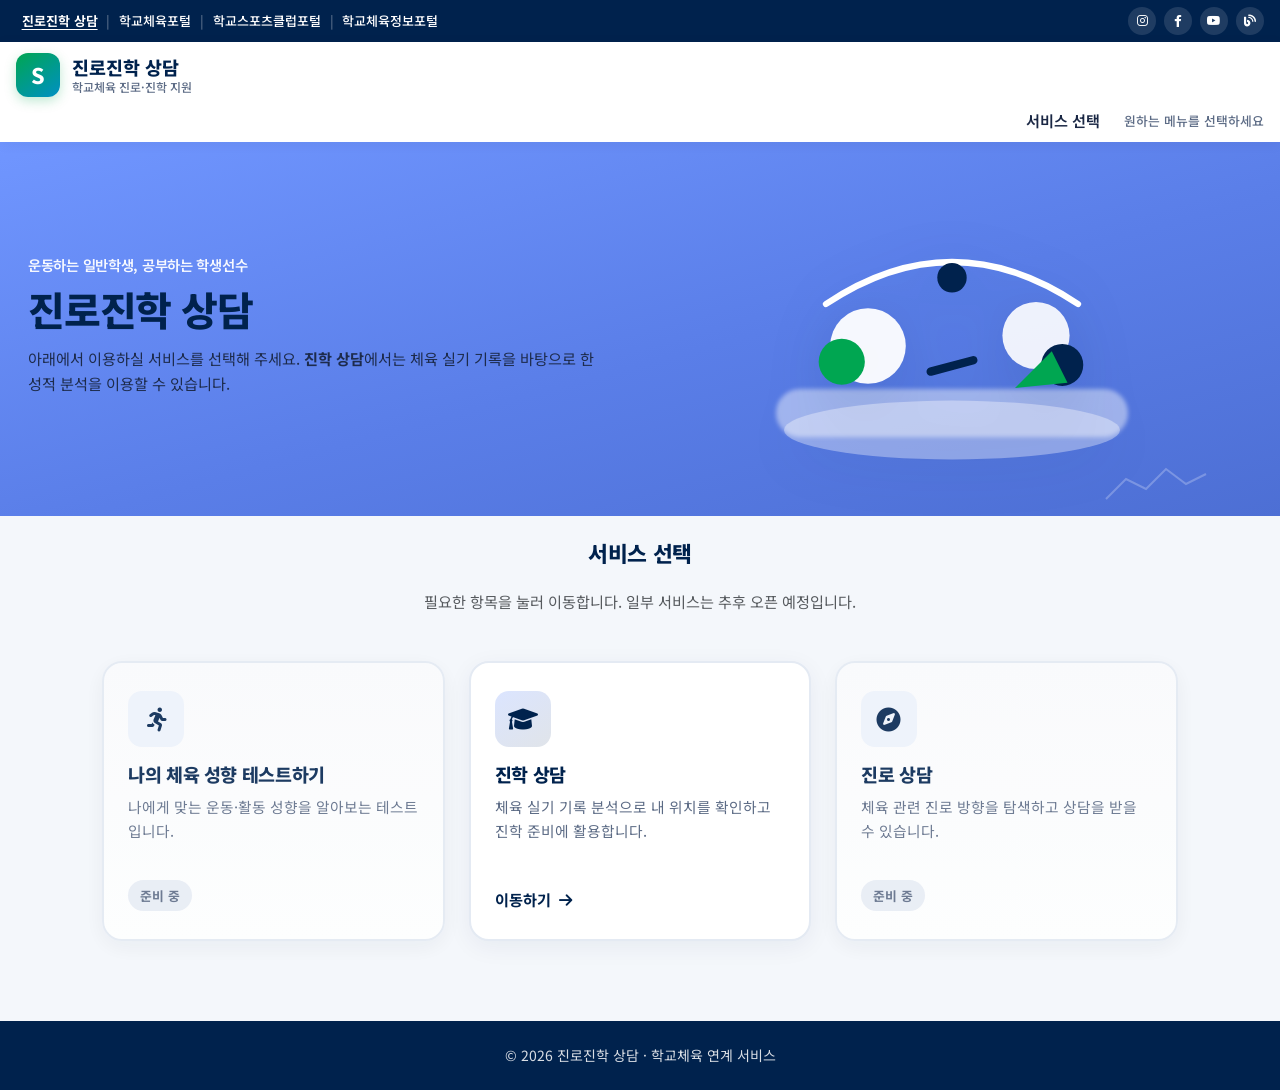
<file: index.html>
<!DOCTYPE html>
<html lang="ko">
<head>
    <meta charset="UTF-8">
    <meta name="viewport" content="width=device-width, initial-scale=1.0">
    <title>진로진학 상담</title>
    <link rel="preconnect" href="https://fonts.googleapis.com">
    <link rel="preconnect" href="https://fonts.gstatic.com" crossorigin>
    <link href="https://fonts.googleapis.com/css2?family=Noto+Sans+KR:wght@400;500;600;700;800&display=swap" rel="stylesheet">
    <link href="https://cdn.jsdelivr.net/npm/bootstrap@5.3.0/dist/css/bootstrap.min.css" rel="stylesheet">
    <link href="https://cdnjs.cloudflare.com/ajax/libs/font-awesome/6.0.0/css/all.min.css" rel="stylesheet">
    <link rel="stylesheet" href="style.css">
</head>
<body id="top">
    <div class="utility-bar">
        <div class="container-fluid utility-inner">
            <nav class="utility-links" aria-label="관련 포털">
                <a href="index.html" class="utility-link utility-link--current" aria-current="page">진로진학 상담</a>
                <span class="utility-sep" aria-hidden="true">|</span>
                <a href="#" class="utility-link">학교체육포털</a>
                <span class="utility-sep" aria-hidden="true">|</span>
                <a href="#" class="utility-link">학교스포츠클럽포털</a>
                <span class="utility-sep" aria-hidden="true">|</span>
                <a href="#" class="utility-link">학교체육정보포털</a>
            </nav>
            <div class="utility-social">
                <a href="#" class="social-dot" aria-label="Instagram"><i class="fab fa-instagram"></i></a>
                <a href="#" class="social-dot" aria-label="Facebook"><i class="fab fa-facebook-f"></i></a>
                <a href="#" class="social-dot" aria-label="YouTube"><i class="fab fa-youtube"></i></a>
                <a href="#" class="social-dot" aria-label="블로그"><i class="fas fa-blog"></i></a>
            </div>
        </div>
    </div>

    <header class="main-header">
        <div class="container-fluid main-header-inner">
            <a class="brand-block" href="index.html">
                <span class="brand-logo" aria-hidden="true">S</span>
                <span class="brand-text">
                    <span class="brand-title">진로진학 상담</span>
                    <span class="brand-sub">학교체육 진로·진학 지원</span>
                </span>
            </a>
            <button class="navbar-toggler main-nav-toggle d-lg-none" type="button" data-bs-toggle="collapse" data-bs-target="#hubNav" aria-controls="hubNav" aria-expanded="false" aria-label="메뉴 열기">
                <span class="navbar-toggler-icon"></span>
            </button>
            <nav class="collapse navbar-collapse main-nav-wrap" id="hubNav">
                <ul class="main-nav">
                    <li><a href="#hub-choices">서비스 선택</a></li>
                </ul>
                <div class="main-header-actions">
                    <span class="header-hint d-none d-md-inline">원하는 메뉴를 선택하세요</span>
                </div>
            </nav>
        </div>
    </header>

    <section class="site-hero hub-landing-hero" aria-labelledby="hub-hero-heading">
        <div class="container-fluid hero-inner">
            <div class="row align-items-center g-4">
                <div class="col-lg-6 hero-copy">
                    <p class="hero-kicker">운동하는 일반학생, 공부하는 학생선수</p>
                    <h1 id="hub-hero-heading" class="hero-heading">진로진학 상담</h1>
                    <p class="hero-desc mb-0">
                        아래에서 이용하실 서비스를 선택해 주세요. <strong>진학 상담</strong>에서는 체육 실기 기록을 바탕으로 한 성적 분석을 이용할 수 있습니다.
                    </p>
                </div>
                <div class="col-lg-6 hero-art-wrap">
                    <div class="hero-art" aria-hidden="true">
                        <div class="hero-cloud"></div>
                        <svg class="hero-svg" viewBox="0 0 400 280" xmlns="http://www.w3.org/2000/svg">
                            <ellipse cx="200" cy="240" rx="160" ry="28" fill="rgba(255,255,255,0.35)"/>
                            <circle cx="120" cy="160" r="36" fill="#fff" opacity="0.95"/>
                            <circle cx="280" cy="150" r="32" fill="#fff" opacity="0.9"/>
                            <path d="M80 120 Q200 40 320 120" fill="none" stroke="#fff" stroke-width="6" stroke-linecap="round"/>
                            <circle cx="200" cy="95" r="14" fill="#00224d"/>
                            <rect x="175" y="175" width="50" height="8" rx="4" fill="#00224d" transform="rotate(-15 200 179)"/>
                            <circle cx="95" cy="175" r="22" fill="#00a651"/>
                            <circle cx="305" cy="178" r="20" fill="#00224d"/>
                            <path d="M260 200 L295 165 L310 195 Z" fill="#00a651"/>
                        </svg>
                    </div>
                </div>
            </div>
        </div>
    </section>

    <div class="container-fluid main-shell py-4 pb-5" id="hub-choices">
        <h2 class="hub-section-title text-center mb-4">서비스 선택</h2>
        <p class="text-center text-muted hub-section-lead mb-4 mb-lg-5">필요한 항목을 눌러 이동합니다. 일부 서비스는 추후 오픈 예정입니다.</p>
        <div class="row g-4 justify-content-center hub-card-row">
            <div class="col-12 col-md-6 col-xl-4">
                <div class="hub-choice-card hub-choice-card--soon" aria-disabled="true">
                    <div class="hub-choice-icon"><i class="fas fa-person-running" aria-hidden="true"></i></div>
                    <h3 class="hub-choice-title">나의 체육 성향 테스트하기</h3>
                    <p class="hub-choice-desc">나에게 맞는 운동·활동 성향을 알아보는 테스트입니다.</p>
                    <span class="hub-badge-soon">준비 중</span>
                </div>
            </div>
            <div class="col-12 col-md-6 col-xl-4">
                <a href="analysis.html" class="hub-choice-card hub-choice-card--active text-decoration-none">
                    <div class="hub-choice-icon hub-choice-icon--accent"><i class="fas fa-graduation-cap" aria-hidden="true"></i></div>
                    <h3 class="hub-choice-title">진학 상담</h3>
                    <p class="hub-choice-desc">체육 실기 기록 분석으로 내 위치를 확인하고 진학 준비에 활용합니다.</p>
                    <span class="hub-choice-cta">이동하기 <i class="fas fa-arrow-right ms-1" aria-hidden="true"></i></span>
                </a>
            </div>
            <div class="col-12 col-md-6 col-xl-4">
                <div class="hub-choice-card hub-choice-card--soon" aria-disabled="true">
                    <div class="hub-choice-icon"><i class="fas fa-compass" aria-hidden="true"></i></div>
                    <h3 class="hub-choice-title">진로 상담</h3>
                    <p class="hub-choice-desc">체육 관련 진로 방향을 탐색하고 상담을 받을 수 있습니다.</p>
                    <span class="hub-badge-soon">준비 중</span>
                </div>
            </div>
        </div>
    </div>

    <footer class="site-footer">
        <div class="container-fluid text-center">
            <p class="mb-0">&copy; 2026 진로진학 상담 · 학교체육 연계 서비스</p>
        </div>
    </footer>

    <script src="https://cdn.jsdelivr.net/npm/bootstrap@5.3.0/dist/js/bootstrap.bundle.min.js"></script>
</body>
</html>
</file>
<file: style.css>
/* 학교체육포털 톤 변수 */
:root {
    --portal-navy: #00224d;
    --portal-hero-blue: #7096ff;
    --portal-hero-blue-deep: #5a7ee8;
    --portal-green: #00a651;
    --portal-green-dark: #008a44;
    --portal-text: #1a2744;
    --portal-muted: #5c6b85;
    --portal-cloud: rgba(255, 255, 255, 0.45);
    --portal-radius: 12px;
    --portal-radius-lg: 20px;
}

html {
    font-size: 16px;
}

body {
    font-family: 'Noto Sans KR', 'Segoe UI', -apple-system, BlinkMacSystemFont, 'Malgun Gothic', sans-serif;
    background: #f4f7fb;
    min-height: 100vh;
    color: var(--portal-text);
    font-size: 0.95rem;
}

/* 상단 유틸 바 */
.utility-bar {
    background: var(--portal-navy);
    color: #fff;
    font-size: 0.8125rem;
    font-weight: 500;
}

.utility-inner {
    max-width: 1320px;
    margin: 0 auto;
    display: flex;
    align-items: center;
    justify-content: space-between;
    flex-wrap: wrap;
    gap: 0.5rem 1rem;
    padding: 0.45rem 1rem;
}

.utility-links {
    display: flex;
    flex-wrap: wrap;
    align-items: center;
    gap: 0.35rem 0;
}

.utility-link {
    color: #fff;
    text-decoration: none;
    padding: 0.2rem 0.35rem;
    border-radius: 4px;
    transition: opacity 0.2s, background 0.2s;
}

.utility-link:hover {
    color: #fff;
    opacity: 0.92;
    background: rgba(255, 255, 255, 0.08);
}

.utility-link--current {
    font-weight: 700;
    text-decoration: underline;
    text-underline-offset: 3px;
}

.utility-sep {
    color: rgba(255, 255, 255, 0.35);
    margin: 0 0.2rem;
    user-select: none;
}

.utility-social {
    display: flex;
    align-items: center;
    gap: 0.5rem;
}

.social-dot {
    width: 28px;
    height: 28px;
    border-radius: 50%;
    background: rgba(255, 255, 255, 0.12);
    color: #fff;
    display: inline-flex;
    align-items: center;
    justify-content: center;
    font-size: 0.75rem;
    text-decoration: none;
    transition: background 0.2s, transform 0.2s;
}

.social-dot:hover {
    color: #fff;
    background: rgba(255, 255, 255, 0.22);
    transform: translateY(-1px);
}

/* 메인 헤더 */
.main-header {
    background: #fff;
    box-shadow: 0 2px 12px rgba(0, 34, 77, 0.06);
    position: sticky;
    top: 0;
    z-index: 1030;
}

.main-header-inner {
    max-width: 1320px;
    margin: 0 auto;
    display: flex;
    align-items: center;
    justify-content: space-between;
    flex-wrap: wrap;
    gap: 0.75rem;
    padding: 0.65rem 1rem;
}

.brand-block {
    display: flex;
    align-items: center;
    gap: 0.75rem;
    text-decoration: none;
    color: inherit;
}

.brand-block:hover {
    color: inherit;
    opacity: 0.92;
}

.brand-logo {
    width: 44px;
    height: 44px;
    border-radius: 12px;
    background: linear-gradient(145deg, var(--portal-green) 0%, #0090c4 100%);
    color: #fff;
    font-weight: 800;
    font-size: 1.35rem;
    display: inline-flex;
    align-items: center;
    justify-content: center;
    line-height: 1;
    box-shadow: 0 4px 12px rgba(0, 166, 81, 0.25);
}

.brand-text {
    display: flex;
    flex-direction: column;
    line-height: 1.25;
}

.brand-title {
    font-weight: 800;
    font-size: 1.15rem;
    color: var(--portal-navy);
}

.brand-sub {
    font-size: 0.75rem;
    color: var(--portal-muted);
    font-weight: 500;
}

.main-nav-wrap {
    flex-grow: 1;
    display: flex !important;
    align-items: center;
    justify-content: flex-end;
    gap: 1.5rem;
}

.main-nav {
    display: flex;
    flex-wrap: wrap;
    align-items: center;
    gap: 0.25rem 1.25rem;
    list-style: none;
    margin: 0;
    padding: 0;
}

.main-nav a {
    color: var(--portal-text);
    font-weight: 600;
    font-size: 0.95rem;
    text-decoration: none;
    padding: 0.35rem 0;
    border-bottom: 2px solid transparent;
    transition: color 0.2s, border-color 0.2s;
}

.main-nav a:hover {
    color: var(--portal-navy);
    border-bottom-color: var(--portal-hero-blue);
}

.main-header-actions {
    display: flex;
    align-items: center;
}

.header-hint {
    font-size: 0.8rem;
    color: var(--portal-muted);
    font-weight: 500;
}

.main-nav-toggle {
    border-color: rgba(0, 34, 77, 0.15);
}

@media (max-width: 991.98px) {
    .main-nav-wrap {
        flex-basis: 100%;
        padding: 0.75rem 0 0.5rem;
        border-top: 1px solid #e8edf5;
        margin-top: 0.5rem;
        flex-direction: column;
        align-items: stretch;
    }

    .main-nav {
        flex-direction: column;
        align-items: flex-start;
        gap: 0.5rem;
    }

    .main-header-actions {
        justify-content: flex-start;
    }
}

/* 히어로 */
.site-hero {
    background: linear-gradient(165deg, var(--portal-hero-blue) 0%, var(--portal-hero-blue-deep) 55%, #4d6fd4 100%);
    padding: 2.25rem 1rem 2.75rem;
    position: relative;
    overflow: hidden;
}

.site-hero::after {
    content: '';
    position: absolute;
    bottom: 0;
    right: 5%;
    width: 120px;
    height: 72px;
    background: url("data:image/svg+xml,%3Csvg xmlns='http://www.w3.org/2000/svg' fill='none' viewBox='0 0 120 72'%3E%3Cpath stroke='rgba(255,255,255,0.35)' stroke-width='2' d='M10 55 L30 35 L50 45 L70 25 L90 40 L110 30'/%3E%3C/svg%3E") no-repeat center / contain;
    opacity: 0.7;
    pointer-events: none;
}

.hero-inner {
    max-width: 1320px;
    margin: 0 auto;
    position: relative;
    z-index: 1;
}

.hero-copy {
    padding-right: 0.5rem;
}

.hero-kicker {
    color: rgba(255, 255, 255, 0.95);
    font-size: 0.9rem;
    font-weight: 600;
    margin-bottom: 0.5rem;
    letter-spacing: -0.02em;
}

.hero-heading {
    font-size: clamp(1.65rem, 4vw, 2.35rem);
    font-weight: 800;
    color: var(--portal-navy);
    margin: 0 0 0.75rem;
    line-height: 1.25;
    letter-spacing: -0.03em;
}

.hero-desc {
    color: var(--portal-text);
    font-size: 0.95rem;
    line-height: 1.65;
    margin: 0;
    max-width: 36rem;
    opacity: 0.95;
}

.alert-hero-status {
    border: none;
    border-radius: var(--portal-radius);
    background: rgba(255, 255, 255, 0.92);
    color: var(--portal-navy);
    box-shadow: 0 6px 24px rgba(0, 34, 77, 0.08);
    font-weight: 500;
}

.alert-hero-status.alert-success {
    background: rgba(255, 255, 255, 0.95);
    color: #0d503c;
}

.alert-hero-status.alert-warning {
    background: #fff8e6;
    color: #664d03;
}

.alert-hero-status.alert-danger {
    background: #fff0f0;
    color: #842029;
}

.alert-hero-status.alert-info {
    background: rgba(255, 255, 255, 0.92);
    color: var(--portal-navy);
}

.hero-art-wrap {
    display: flex;
    justify-content: center;
}

.hero-art {
    position: relative;
    width: 100%;
    max-width: 420px;
}

.hero-cloud {
    position: absolute;
    bottom: 12%;
    left: 8%;
    right: 8%;
    height: 48px;
    background: var(--portal-cloud);
    border-radius: 40px;
    filter: blur(2px);
}

.hero-svg {
    width: 100%;
    height: auto;
    display: block;
    filter: drop-shadow(0 12px 28px rgba(0, 34, 77, 0.12));
}

.main-shell {
    max-width: 1320px;
}

/* 카드 */
.portal-card {
    border-radius: var(--portal-radius-lg);
    border: 1px solid #e4eaf3;
    overflow: hidden;
    margin-bottom: 1.5rem;
    transition: box-shadow 0.25s ease, transform 0.25s ease;
}

.portal-card:hover {
    box-shadow: 0 10px 36px rgba(0, 34, 77, 0.08) !important;
}

.portal-card-header {
    background: linear-gradient(90deg, var(--portal-navy) 0%, #003a7a 100%);
    color: #fff !important;
    border: none;
    padding: 1rem 1.25rem;
    font-weight: 700;
    font-size: 1.05rem;
}

.portal-card-header--accent {
    background: linear-gradient(90deg, #1e4a8a 0%, var(--portal-hero-blue-deep) 100%);
}

.portal-card-header--admission {
    background: linear-gradient(90deg, #0d3558 0%, #1a5a9e 100%);
}

/* 입시 정보 (진학 상담) */
.admission-disclaimer {
    color: var(--portal-muted);
    line-height: 1.65;
    padding: 0.75rem 1rem;
    background: #f0f5fc;
    border-radius: var(--portal-radius);
    border-left: 4px solid var(--portal-hero-blue);
}

.admission-type-toggle {
    gap: 0.35rem;
}

.admission-type-toggle .btn-admission-type {
    border-radius: 999px !important;
    font-weight: 700;
    color: var(--portal-navy);
    border: 2px solid #c8d7ee;
    background: #fff;
    padding: 0.45rem 1.1rem;
}

.admission-type-toggle .btn-check:checked + .btn-admission-type {
    background: var(--portal-navy);
    border-color: var(--portal-navy);
    color: #fff;
}

.admission-type-toggle .btn-admission-type:hover {
    border-color: var(--portal-hero-blue);
    color: var(--portal-navy);
}

.admission-detail-panel {
    min-height: 120px;
}

.admission-type-block {
    background: #fafbfd;
    border: 1px solid #e4eaf3;
    border-radius: var(--portal-radius-lg);
    padding: 1.25rem 1.35rem;
    height: 100%;
}

.admission-type-block--empty {
    opacity: 0.95;
}

.admission-type-badge {
    display: inline-block;
    font-size: 0.75rem;
    font-weight: 800;
    letter-spacing: 0.04em;
    color: #fff;
    background: var(--portal-navy);
    padding: 0.25rem 0.65rem;
    border-radius: 6px;
    margin-bottom: 0.75rem;
}

.admission-type-block--empty .admission-type-badge {
    background: #94a3b8;
}

.admission-headline {
    font-weight: 800;
    font-size: 1.05rem;
    color: var(--portal-navy);
    margin-bottom: 1rem;
}

.admission-field {
    margin-bottom: 1rem;
}

.admission-field:last-child {
    margin-bottom: 0;
}

.admission-field-label {
    font-size: 0.78rem;
    font-weight: 800;
    text-transform: uppercase;
    letter-spacing: 0.04em;
    color: var(--portal-muted);
    margin-bottom: 0.25rem;
}

.admission-field-value {
    font-size: 0.92rem;
    line-height: 1.6;
    color: var(--portal-text);
}

.analysis-status-banner {
    border-radius: var(--portal-radius);
    border: none;
    font-size: 0.9rem;
    font-weight: 500;
}

.analysis-status-banner.alert-success {
    background: #e8f6ef;
    color: #0d503c;
}

.analysis-status-banner.alert-info {
    background: #e8f0ff;
    color: var(--portal-navy);
}

.admission-year-hint {
    line-height: 1.55;
}

.admission-table-wrap {
    margin-top: 0.25rem;
}

.admission-year-table {
    font-size: 0.875rem;
    margin-bottom: 0;
    --bs-table-border-color: #dee6f2;
}

.admission-year-table thead th {
    background: #eef3fb;
    color: var(--portal-navy);
    font-weight: 800;
    font-size: 0.78rem;
    white-space: nowrap;
    vertical-align: middle;
}

.admission-year-table td {
    vertical-align: top;
    line-height: 1.5;
}

.admission-cell-stack {
    display: flex;
    flex-direction: column;
    gap: 0.35rem;
}

.admission-cell-line {
    display: block;
}

@media (max-width: 767.98px) {
    .admission-year-table thead {
        display: none;
    }

    .admission-year-table tbody tr {
        display: block;
        border: 1px solid #dee6f2;
        border-radius: var(--portal-radius);
        margin-bottom: 0.75rem;
        padding: 0.5rem;
        background: #fff;
    }

    .admission-year-table tbody td {
        display: block;
        border: none;
        padding: 0.35rem 0.25rem;
    }

    .admission-year-table tbody td::before {
        content: attr(data-label);
        display: block;
        font-size: 0.72rem;
        font-weight: 800;
        color: var(--portal-muted);
        margin-bottom: 0.2rem;
    }
}

.card-body {
    padding: 1.25rem;
}

.chart-wrap {
    height: 400px;
    position: relative;
}

.result-placeholder {
    padding: 1rem 0;
}

/* 폼 */
.form-control,
.form-select {
    border-radius: var(--portal-radius);
    border: 2px solid #e4eaf3;
    transition: border-color 0.2s, box-shadow 0.2s;
    padding: 0.75rem;
    font-size: 1rem;
}

.form-control:focus,
.form-select:focus {
    border-color: var(--portal-hero-blue);
    box-shadow: 0 0 0 0.2rem rgba(112, 150, 255, 0.22);
}

.form-label {
    font-size: 0.95rem;
    font-weight: 600;
    margin-bottom: 0.5rem;
    color: var(--portal-text);
}

.input-group-text {
    border-radius: 0 var(--portal-radius) var(--portal-radius) 0;
    border-color: #e4eaf3;
    background: #f8fafc;
}

/* 버튼 */
.btn-portal-primary {
    background: var(--portal-navy);
    border: none;
    color: #fff;
    border-radius: 999px;
    font-weight: 700;
    box-shadow: 0 6px 18px rgba(0, 34, 77, 0.2);
}

.btn-portal-primary:hover {
    background: #001a3d;
    color: #fff;
}

.btn-portal-secondary {
    background: #fff;
    border: 2px solid var(--portal-navy);
    color: var(--portal-navy);
    border-radius: 999px;
    font-weight: 700;
}

.btn-portal-secondary:hover {
    background: var(--portal-navy);
    color: #fff;
}

.btn {
    transition: transform 0.2s ease, box-shadow 0.2s ease;
}

.btn-lg {
    padding: 0.75rem 1.5rem;
    font-size: 1rem;
}

.btn:hover:not(:disabled) {
    transform: translateY(-1px);
}

/* 분석 결과 */
.result-card {
    background: white;
    border-radius: var(--portal-radius-lg);
    padding: 1.5rem;
    margin: 10px 0;
    box-shadow: 0 4px 20px rgba(0, 34, 77, 0.06);
    border: 1px solid #e8edf5;
    transition: border-color 0.2s ease, box-shadow 0.2s ease;
}

.result-card:hover {
    border-color: var(--portal-hero-blue);
    box-shadow: 0 8px 28px rgba(112, 150, 255, 0.12);
}

.percentile-display {
    font-size: 2.5rem;
    font-weight: 800;
    text-align: center;
    margin: 15px 0;
    letter-spacing: -2px;
}

.percentile-excellent {
    color: var(--portal-green);
}

.percentile-good {
    color: #0d6efd;
}

.percentile-average {
    color: #e6a100;
}

.percentile-poor {
    color: #dc3545;
}

.stat-item {
    background: #f8fafc;
    border-radius: var(--portal-radius);
    padding: 1.25rem;
    margin: 12px 0;
    text-align: center;
    border: 1px solid #e8edf5;
    transition: border-color 0.2s ease, background 0.2s ease;
}

.stat-item:hover {
    border-color: var(--portal-hero-blue);
    background: #fff;
}

.stat-value {
    font-size: 1.2rem;
    font-weight: 700;
    color: var(--portal-hero-blue-deep);
    margin-bottom: 0.35rem;
}

.stat-label {
    font-size: 0.9rem;
    font-weight: 600;
    color: var(--portal-muted);
}

.region-card {
    background: white;
    border-radius: var(--portal-radius);
    padding: 20px;
    margin: 10px 0;
    box-shadow: 0 5px 15px rgba(0, 34, 77, 0.06);
    transition: transform 0.3s ease;
}

.region-card:hover {
    transform: translateY(-3px);
}

.region-stats {
    display: flex;
    justify-content: space-between;
    align-items: center;
    margin: 10px 0;
}

canvas {
    max-height: 450px !important;
    max-width: 100%;
}

.progress {
    height: 20px;
    border-radius: 10px;
    background: #e8edf5;
}

.progress-bar {
    border-radius: 10px;
    transition: width 0.6s ease;
    background: linear-gradient(90deg, var(--portal-hero-blue) 0%, var(--portal-navy) 100%);
}

/* 본문 알림 (카드 내부 등) */
.alert:not(.alert-hero-status) {
    border-radius: var(--portal-radius);
    border: none;
}

.alert-info:not(.alert-hero-status) {
    background: #e8f0ff;
    color: var(--portal-navy);
}

.spinner-border {
    width: 3rem;
    height: 3rem;
    border-width: 0.3em;
}

.site-footer {
    background: var(--portal-navy);
    color: rgba(255, 255, 255, 0.85);
    padding: 1.5rem 1rem;
    font-size: 0.875rem;
    margin-top: 2rem;
}

@keyframes fadeInUp {
    from {
        opacity: 0;
        transform: translateY(24px);
    }
    to {
        opacity: 1;
        transform: translateY(0);
    }
}

.fade-in-up {
    animation: fadeInUp 0.55s ease-out;
}

@media (max-width: 991.98px) {
    .site-hero {
        padding: 1.75rem 1rem 2rem;
    }

    .hero-art {
        max-width: 320px;
        margin-top: 0.5rem;
    }
}

@media (max-width: 768px) {
    .utility-inner {
        flex-direction: column;
        align-items: flex-start;
    }

    .percentile-display {
        font-size: 2rem;
    }

    .chart-wrap {
        height: 300px;
    }
}

@media (max-width: 576px) {
    .main-shell {
        padding-left: 12px !important;
        padding-right: 12px !important;
    }

    .chart-wrap {
        height: 260px;
    }
}

.grade-excellent {
    color: var(--portal-green);
    font-weight: bold;
}

.grade-good {
    color: #0d6efd;
    font-weight: bold;
}

.grade-average {
    color: #e6a100;
    font-weight: bold;
}

.grade-poor {
    color: #dc3545;
    font-weight: bold;
}

.tooltip {
    font-size: 0.875rem;
}

.tooltip-inner {
    background-color: var(--portal-navy);
    border-radius: 8px;
    padding: 8px 12px;
}

/* 진로진학 상담 허브 (선택 페이지) */
.hub-landing-hero .hero-heading {
    font-size: clamp(1.75rem, 4vw, 2.5rem);
}

.hub-section-title {
    font-size: 1.35rem;
    font-weight: 800;
    color: var(--portal-navy);
    letter-spacing: -0.02em;
}

.hub-section-lead {
    max-width: 36rem;
    margin-left: auto;
    margin-right: auto;
    font-size: 0.95rem;
}

.hub-card-row {
    max-width: 1100px;
    margin-left: auto;
    margin-right: auto;
}

.hub-choice-card {
    display: flex;
    flex-direction: column;
    height: 100%;
    min-height: 280px;
    padding: 1.75rem 1.5rem;
    border-radius: var(--portal-radius-lg);
    background: #fff;
    border: 2px solid #e4eaf3;
    box-shadow: 0 6px 24px rgba(0, 34, 77, 0.06);
    transition: border-color 0.2s ease, box-shadow 0.25s ease, transform 0.2s ease;
}

.hub-choice-card--active {
    color: var(--portal-text);
    cursor: pointer;
}

.hub-choice-card--active:hover {
    color: var(--portal-text);
    border-color: var(--portal-hero-blue);
    box-shadow: 0 14px 40px rgba(112, 150, 255, 0.2);
    transform: translateY(-4px);
}

.hub-choice-card--active:focus-visible {
    outline: 3px solid var(--portal-hero-blue);
    outline-offset: 3px;
}

.hub-choice-card--soon {
    opacity: 0.88;
    cursor: not-allowed;
    background: linear-gradient(180deg, #fafbfd 0%, #fff 100%);
}

.hub-choice-icon {
    width: 56px;
    height: 56px;
    border-radius: 14px;
    background: #eef3fb;
    color: var(--portal-navy);
    display: flex;
    align-items: center;
    justify-content: center;
    font-size: 1.5rem;
    margin-bottom: 1rem;
}

.hub-choice-icon--accent {
    background: linear-gradient(145deg, rgba(112, 150, 255, 0.25) 0%, rgba(0, 34, 77, 0.12) 100%);
    color: var(--portal-navy);
}

.hub-choice-title {
    font-size: 1.15rem;
    font-weight: 800;
    color: var(--portal-navy);
    margin-bottom: 0.65rem;
    letter-spacing: -0.02em;
}

.hub-choice-desc {
    font-size: 0.92rem;
    color: var(--portal-muted);
    line-height: 1.6;
    margin-bottom: auto;
    flex-grow: 1;
}

.hub-badge-soon {
    align-self: flex-start;
    margin-top: 1rem;
    padding: 0.35rem 0.75rem;
    border-radius: 999px;
    font-size: 0.8rem;
    font-weight: 700;
    background: #e8edf5;
    color: var(--portal-muted);
}

.hub-choice-cta {
    margin-top: 1rem;
    font-size: 0.95rem;
    font-weight: 700;
    color: var(--portal-navy);
}

.hub-choice-card--active:hover .hub-choice-cta {
    color: var(--portal-hero-blue-deep);
}
</file>
